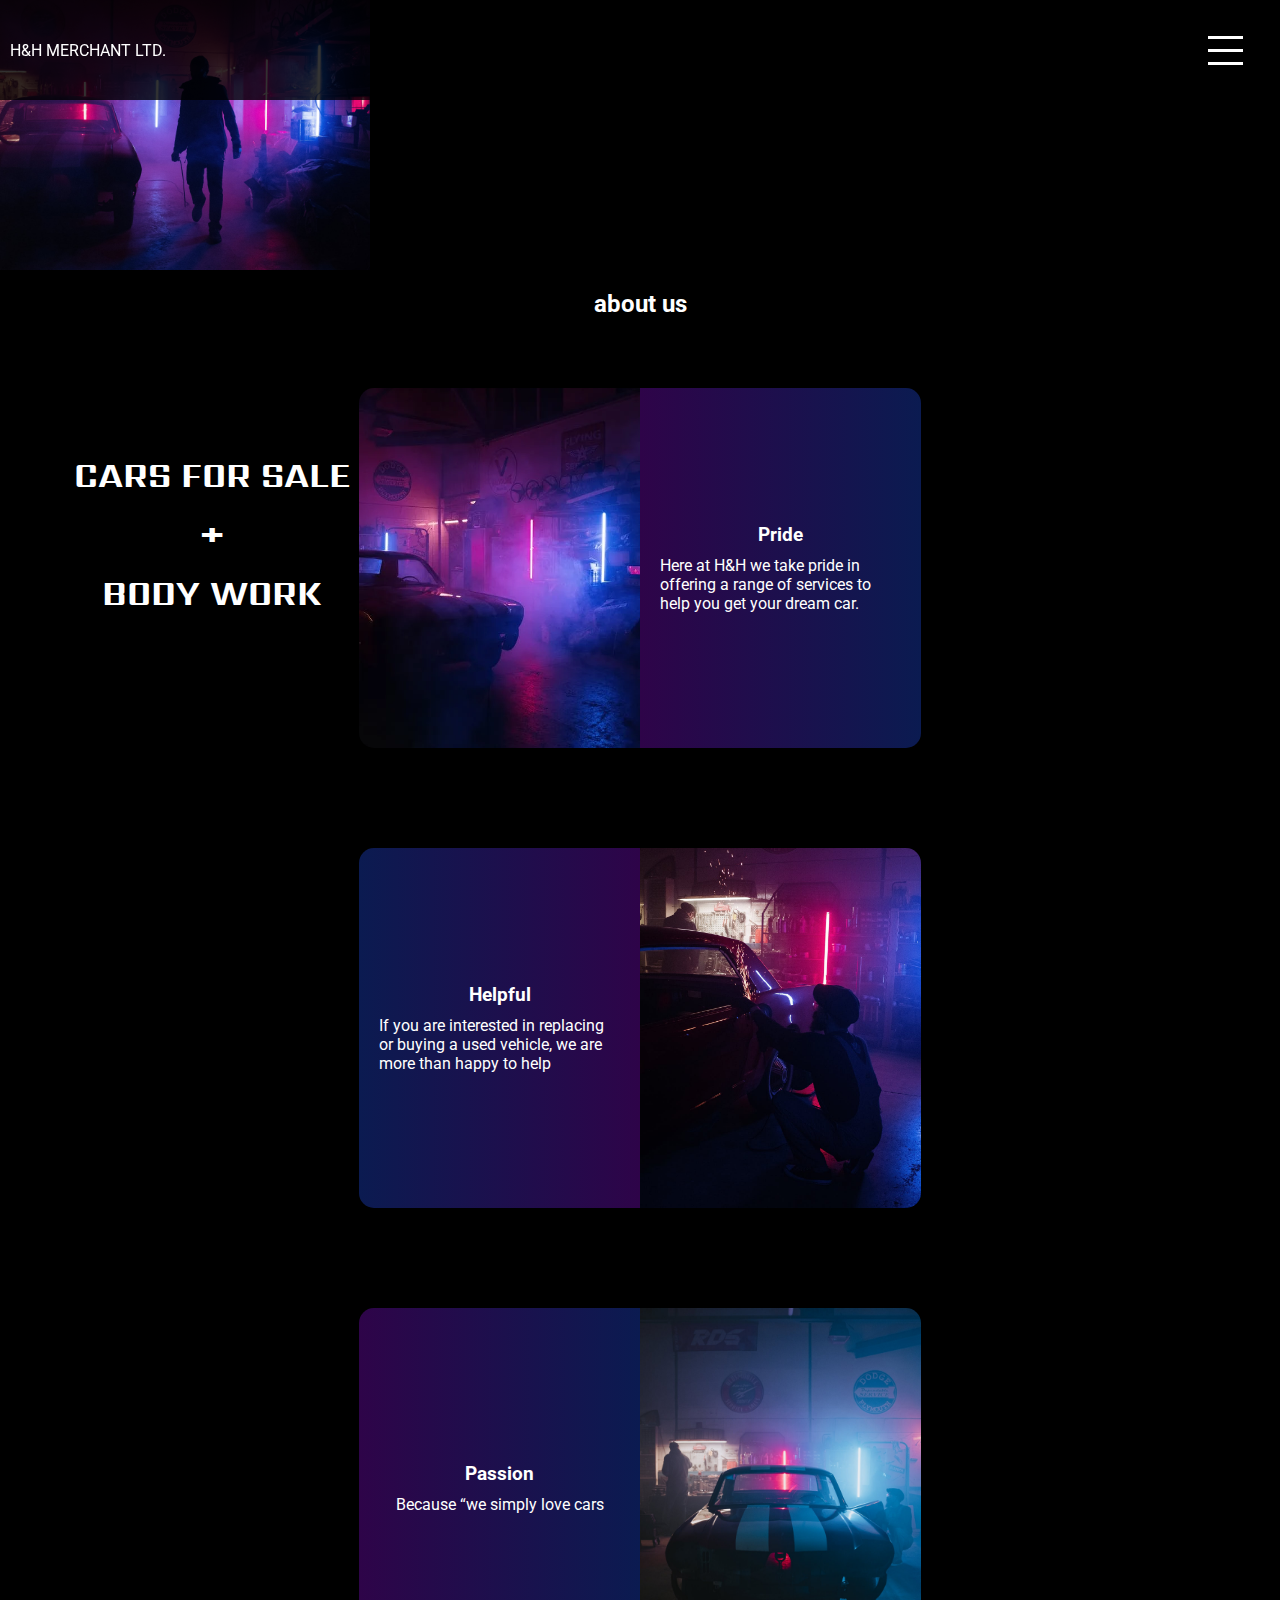
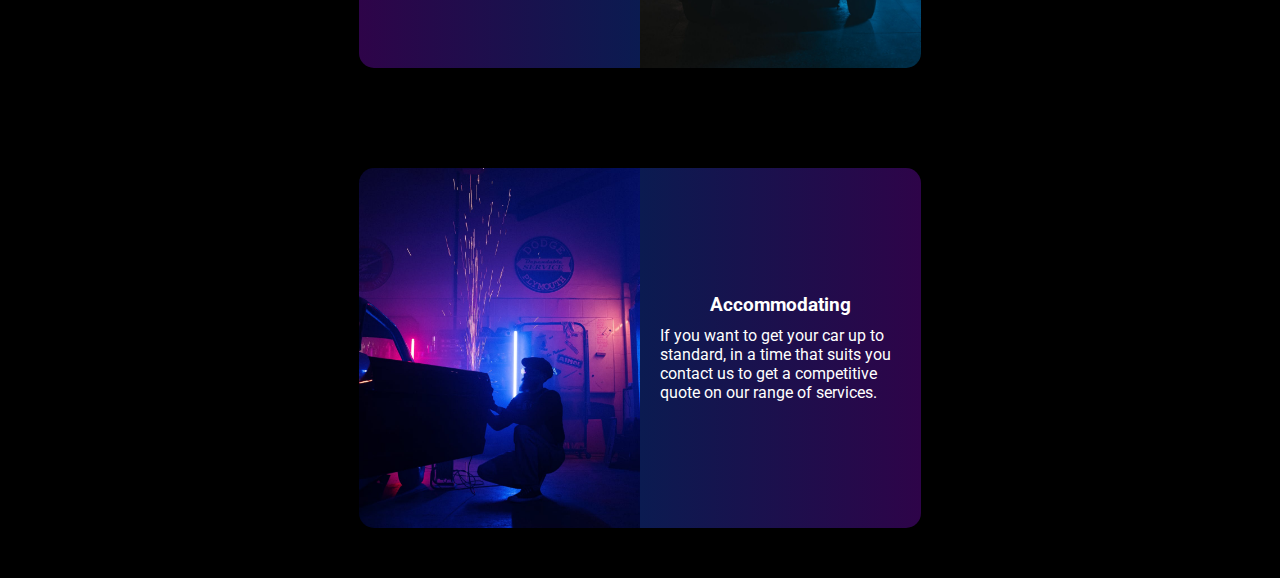
<file: index.html>
<!DOCTYPE html>
<html lang="en">

<head>
    <meta charset="UTF-8">
    <meta name="viewport" content="width=device-width, initial-scale=1.0">
    <title>Home-Page</title>
    <link rel="stylesheet" href="/style/master-style.css">
</head>

<body>

    <header>
        <div class="logo">H&H MERCHANT LTD.</div>
        <input type="checkbox" class="checkbox" id="checkbox">
        <label for="checkbox" class="burger-icon-container">
            <span class="burger-line"></span>
            <span class="burger-line"></span>
            <span class="burger-line"></span>
        </label>

        <nav class="nav-link-container">
            <a href="#">Home</a>
            <a href="#">Car Sale</a>
            <a href="#">Accident-Repairs</a>
            <a href="#">Portfolio</a>
            <button class="contact-btn"><a href="#">CONTACT US</a></button>
        </nav>

    </header>

    <section class="hero-card">
        <img class="hero-img-mobile" src="./assets/images/mobile-background.png" alt="ford mustang with neon lights">
        <img class="hero-img" src="./assets/images/home.jpeg" alt="">

        <h1 class="hero-links-container">
            <a class="hero-links" href="#">CARS FOR SALE</a>
            <p class="hero-links">+</p>
            <a class="hero-links" href="#">BODY WORK</a>
        </h1>

    </section>

    <main>

        <h2>about us</h2>

        <div class="about-cards">

            <div class="about-card">
                <img class="card-img" src="./assets/images/about-us/pride-img.webp" alt="">
                <div class="card-info">
                    <h3>Pride</h3>
                    <p>Here at H&H we take pride
                        in offering a range of services
                        to help you get your dream car.</p>
                </div>
            </div>

            <div class="about-card">
                <img class="card-img" src="./assets/images/about-us/helpful.jpeg" alt="">
                <div class="card-info reverse">
                    <h3>Helpful</h3>
                    <p>If you are interested in
                        replacing or buying a used
                        vehicle, we are more than happy
                        to help</p>
                </div>


            </div>

            <div class="about-card">
                <img class="card-img" src="./assets/images/about-us/passion.jpeg" alt="">
                <div class="card-info">
                    <h3>Passion</h3>
                    <p>
                        Because “we simply love cars</p>
                </div>


            </div>

            <div class="about-card">

                <img class="card-img" src="./assets/images/about-us/accountable.jpeg" alt="">
                <div class="card-info reverse">
                    <h3>Accommodating</h3>
                    <p> If you want to get
                        your car up to standard,
                        in a time that suits you
                        contact us to get a competitive
                        quote on our range of services.</p>
                </div>
            </div>
        </div>
    </main>
</body>

</html>
</file>
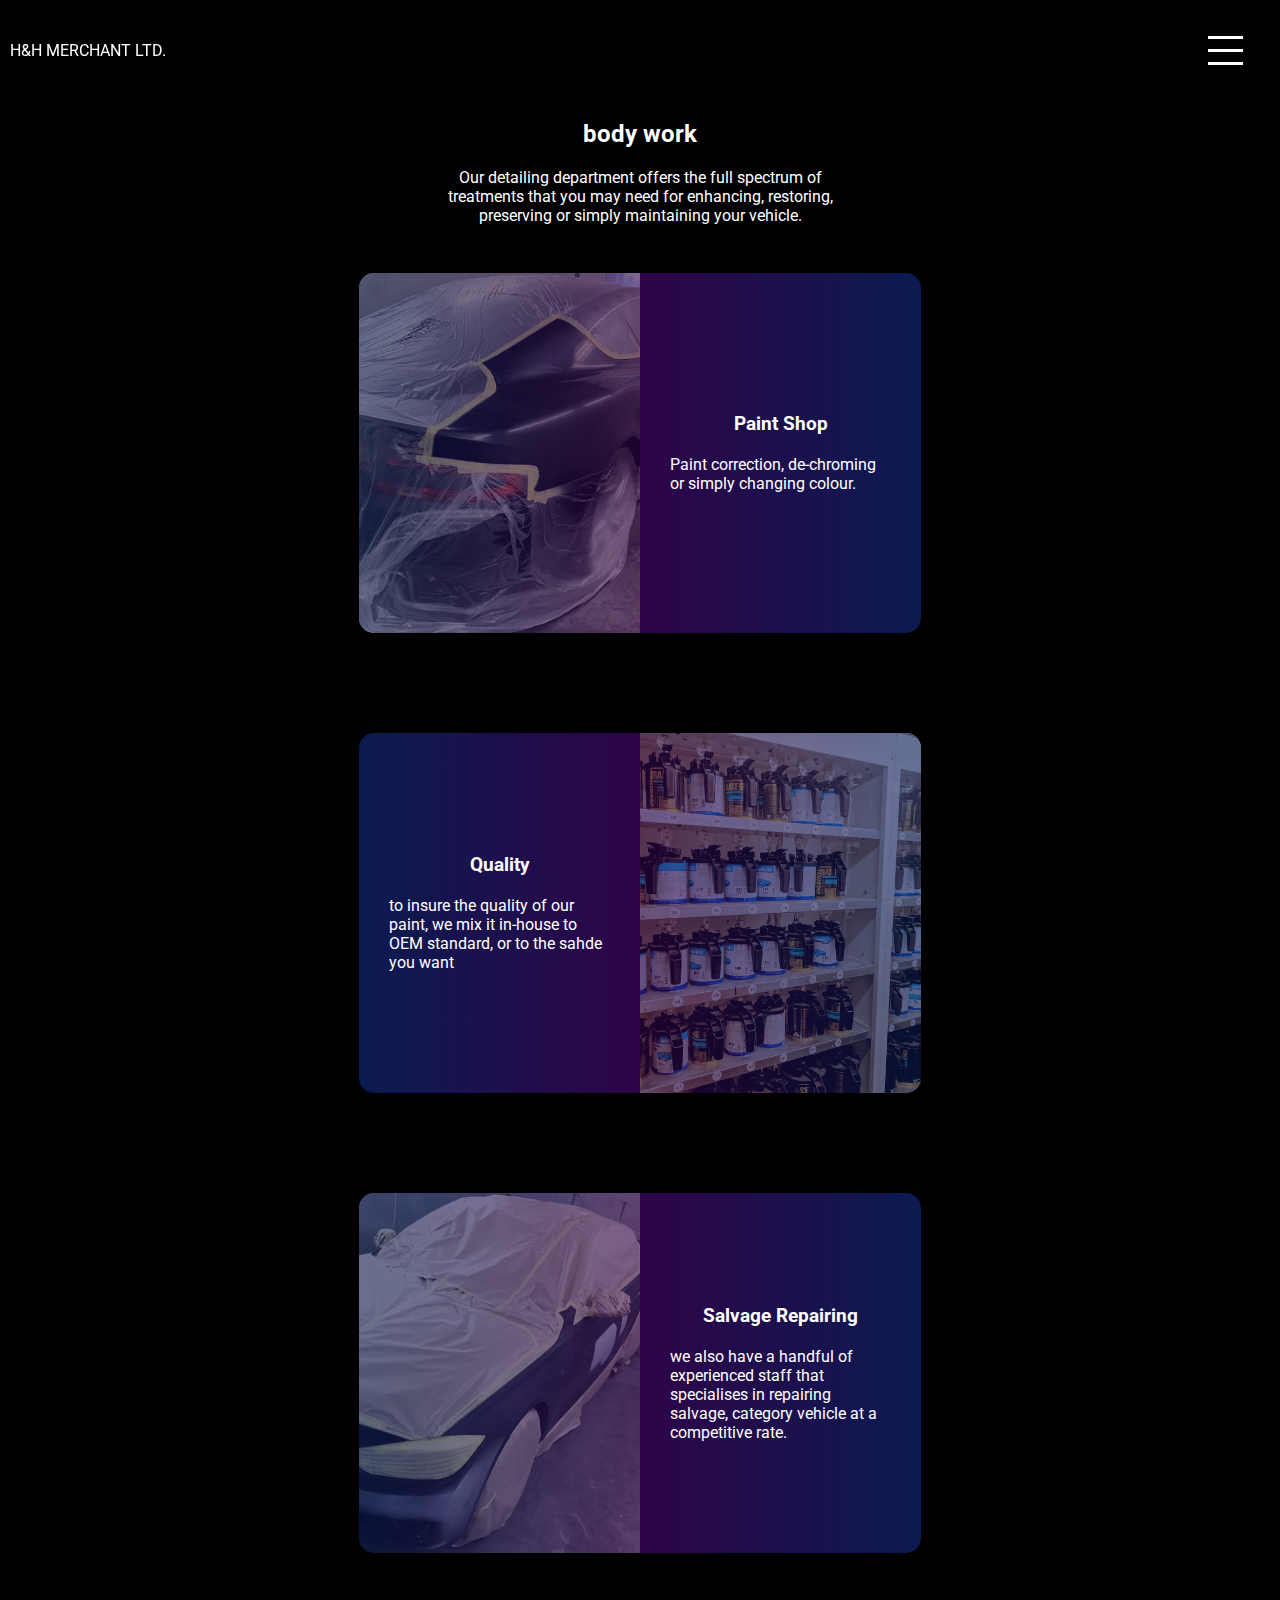
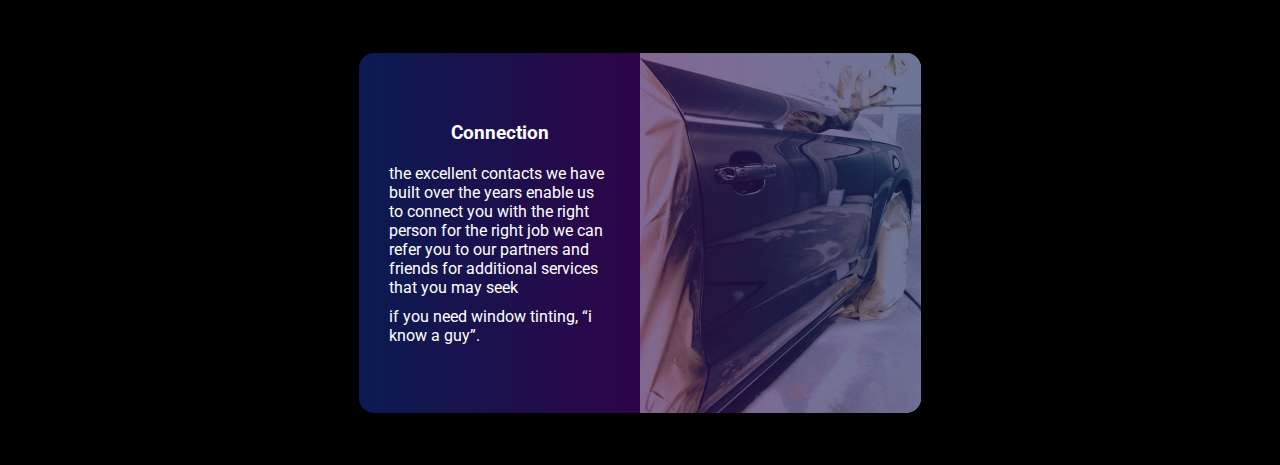
<file: pages/accident-repair.html>
<!DOCTYPE html>
<html lang="en">

<head>
    <meta charset="UTF-8">
    <meta http-equiv="X-UA-Compatible" content="IE=edge">
    <meta name="viewport" content="width=device-width, initial-scale=1.0">
    <link rel="stylesheet" href="../style/master-style.css">
    <title>Accident-Repairs</title>
</head>

<body>

    <header>
        <div class="logo">H&H MERCHANT LTD.</div>
        <input type="checkbox" class="checkbox" id="checkbox">
        <label for="checkbox" class="burger-icon-container">
            <span class="burger-line"></span>
            <span class="burger-line"></span>
            <span class="burger-line"></span>
        </label>

        <nav class="nav-link-container">
            <a href="#">Home</a>
            <a href="#">Car Sale</a>
            <a href="#">Accident-Repairs</a>
            <a href="#">Portfolio</a>
            <button class="contact-btn"><a href="#">CONTACT US</a></button>
        </nav>

    </header>

    <main>
        <div class="repairs-hero">

            <h2>body work</h2>
            <p>Our detailing department
                offers the full spectrum of
                treatments that you may need
                for enhancing, restoring, preserving
                or simply maintaining your vehicle. </p>
        </div>

        <div class="repairs-cards">

            <div class="repairs-card">
                <div class="img-container">
                    <img class="repairs-card-img" src="../assets/images/Accident-Repairs/astin-paint.jpg" alt="">
                </div>

                <div class="repairs-card-info">
                    <h3>Paint Shop</h3>
                    <p>Paint correction, de-chroming or simply changing colour.</p>
                </div>
            </div>

            <div class="repairs-card">
                <div class="img-container img-reverse">
                    <img class="repairs-card-img" src="../assets/images/Accident-Repairs/paint-mix.jpg" alt="">
                </div>
                <div class="repairs-card-info repairs-card-revers">
                    <h3>Quality</h3>
                    <p> to insure the quality of our paint,
                        we mix it in-house to OEM standard,
                        or to the sahde you want </p>
                </div>


            </div>

            <div class="repairs-card">
                <div class="img-container">
                    <img class="repairs-card-img" src="../assets/images/Accident-Repairs/boy-work .jpg" alt="">
                </div>
                <div class="repairs-card-info">
                    <h3>Salvage Repairing</h3>
                    <p>
                        we also have a handful of experienced staff that specialises
                        in repairing salvage, category vehicle at a competitive rate. </p>
                </div>


            </div>

            <div class="repairs-card">
                <div class="img-container img-reverse">
                    <img class="repairs-card-img" src="../assets/images/Accident-Repairs/ bodywork-a1:2.jpg" alt="">
                </div>
                <div class="repairs-card-info repairs-card-revers">
                    <h3>Connection</h3>
                    <p> the excellent contacts we have built over
                        the years enable us to connect you with the right person
                        for the right job we can refer you to
                        our partners and friends for additional services that you may seek </p>
                    <p>if you need window tinting, “i know a guy”.</p>
                </div>
            </div>
        </div>
    </main>




</body>

</html>
</file>
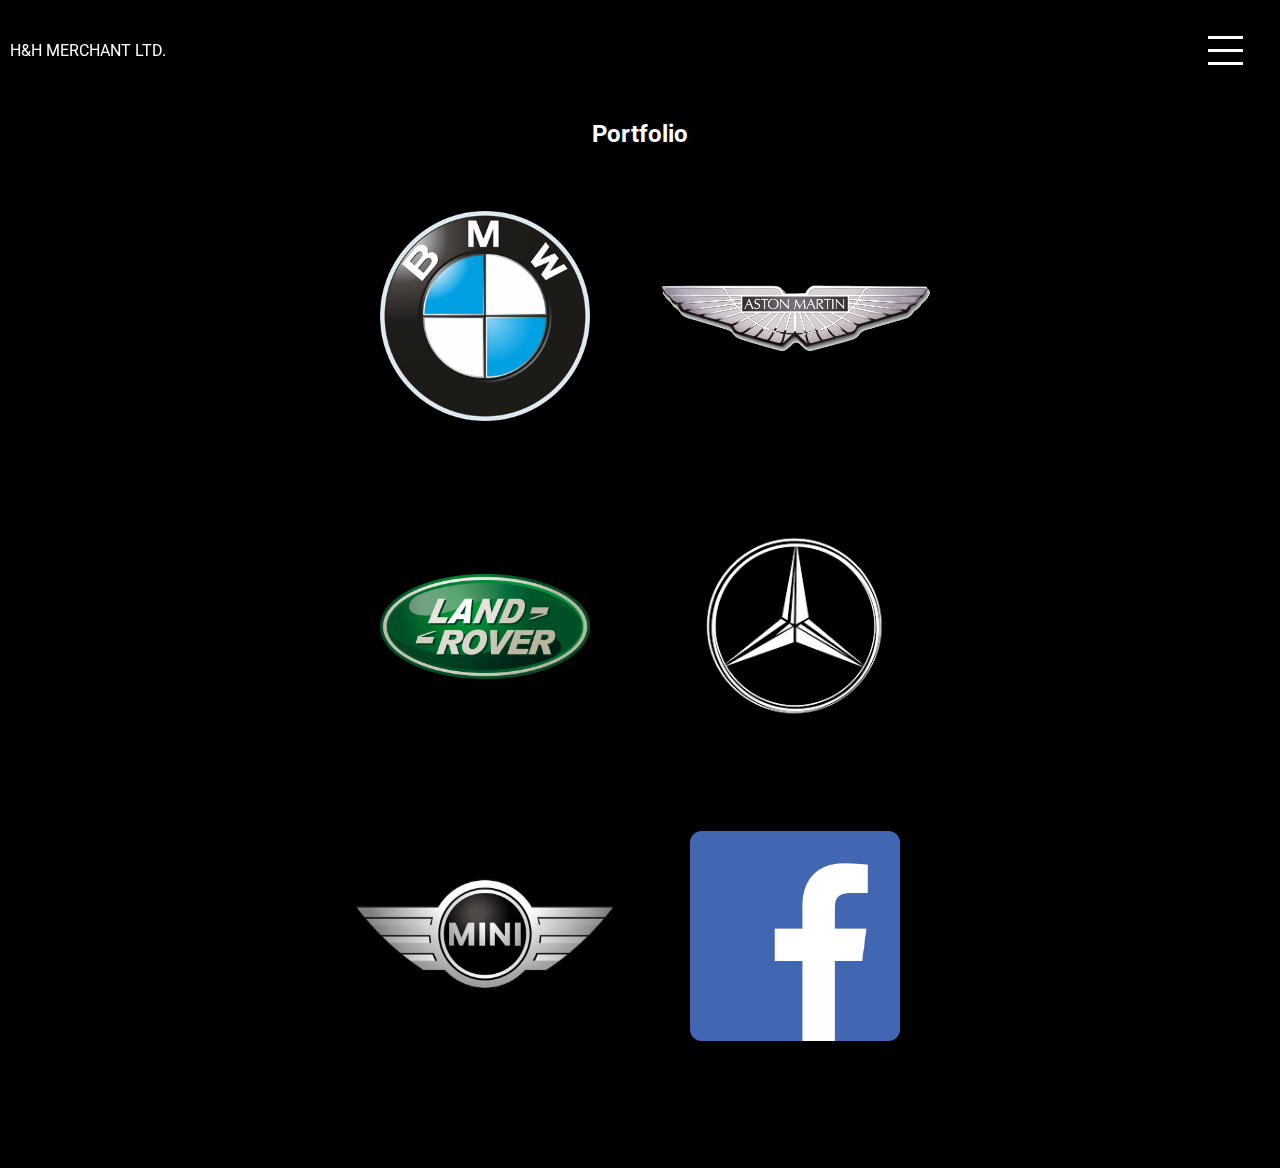
<file: pages/portfolio.html>
<!DOCTYPE html>
<html lang="en">

<head>
    <meta charset="UTF-8">
    <meta http-equiv="X-UA-Compatible" content="IE=edge">
    <meta name="viewport" content="width=device-width, initial-scale=1.0">
    <link rel="stylesheet" href="../style/master-style.css">
    <title>Portfolio</title>
</head>

<body>
    <header>
        <div class="logo">H&H MERCHANT LTD.</div>
        <input type="checkbox" class="checkbox" id="checkbox">
        <label for="checkbox" class="burger-icon-container">
            <span class="burger-line"></span>
            <span class="burger-line"></span>
            <span class="burger-line"></span>
        </label>

        <nav class="nav-link-container">
            <a href="#">Home</a>
            <a href="#">Car Sale</a>
            <a href="#">Accident-Repairs</a>
            <a href="#">Portfolio</a>
            <button class="contact-btn"><a href="#">CONTACT US</a></button>
        </nav>

    </header>
    <main>
        <div class="portfolio-hero">

            <h2>Portfolio</h2>
            <p></p>
        </div>

        <div class="logos-container">
            <div class="logo-container"><a href="./portfolios/bmw-portfolio.html">
                    <img class="company-logo" src="../assets/images/portfolio/bmw/bmw-logo.png" alt=" bmw logo png ">
                </a></div>

            <div class="logo-container"><a href="./portfolios/AS-portfolio.html">
                    <img loading="lazy" class="company-logo" src="../assets/images/portfolio/aston martin/AM-logo.png"
                        alt="aston martin logo png seethrough background">
                </a></div>

            <div class="logo-container"><a href="./portfolios/land-rover-portfolio.html">
                    <img class="company-logo" src="../assets/images/portfolio/land-rover/land-rover-logo.png"
                        alt="land rover logo png">
                </a></div>

            <div class="logo-container"><a href="./portfolios/mercedes-portfolio.html">
                    <img class="company-logo"
                        src="../assets/images/portfolio/mercedes/Mercedes-Benz_logo_transparent.png" alt="">
                </a></div>

            <div class="logo-container"><a href="./portfolios/mini-portfolio.html">
                    <img class="company-logo" src="../assets/images/portfolio/mini/mini-logo.png" alt="mini logo png">
                </a></div>

            <div class="logo-container"><a target="_blank" href="https://www.facebook.com/HandHLtd/">
                    <img class="company-logo" src="../assets/images/portfolio/fb_icon_325x325.png" alt="fb png">
                </a></div>
        </div>
    </main>

</body>

</html>
</file>
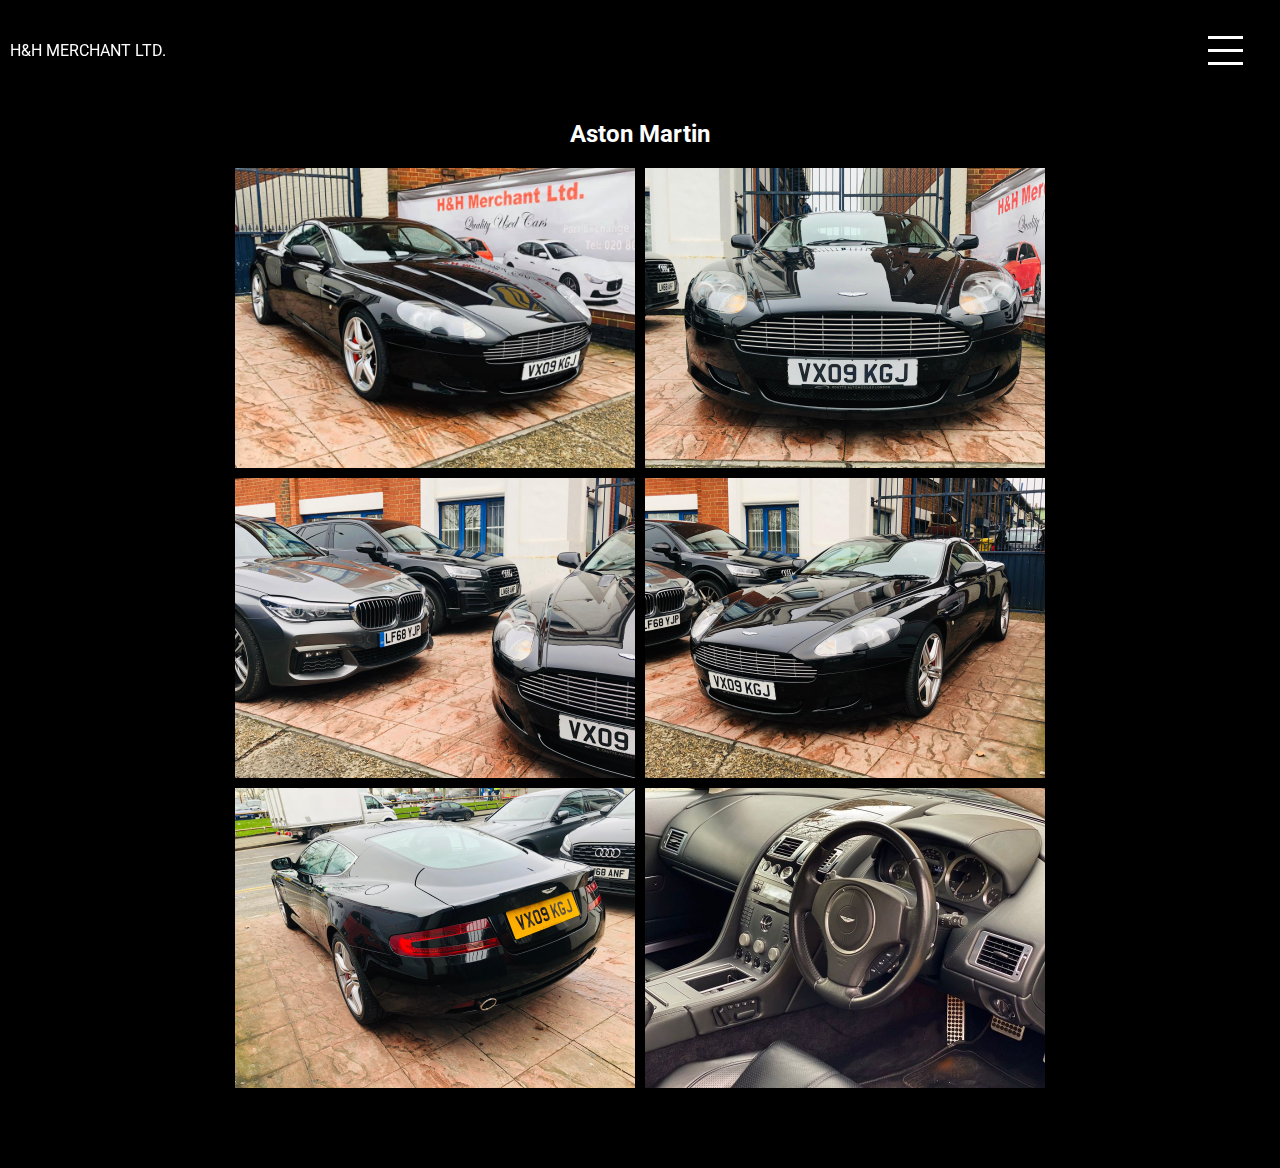
<file: pages/portfolios/AS-portfolio.html>
<!DOCTYPE html>
<html lang="en">

<head>
    <meta charset="UTF-8">
    <meta http-equiv="X-UA-Compatible" content="IE=edge">
    <meta name="viewport" content="width=device-width, initial-scale=1.0">
    <link rel="stylesheet" href="/style/master-style.css">
    <title>AS-portfolio</title>
</head>

<body>
    <header>
        <div class="logo">H&H MERCHANT LTD.</div>
        <input type="checkbox" class="checkbox" id="checkbox">
        <label for="checkbox" class="burger-icon-container">
            <span class="burger-line"></span>
            <span class="burger-line"></span>
            <span class="burger-line"></span>
        </label>

        <nav class="nav-link-container">
            <a href="#">Home</a>
            <a href="#">Car Sale</a>
            <a href="#">Accident-Repairs</a>
            <a href="#">Portfolio</a>
            <button class="contact-btn"><a href="#">CONTACT US</a></button>
        </nav>

    </header>
    <main>
        <div class="portfolio-hero">
            <h2>Aston Martin</h2>
            <p></p>
        </div>

        <div class="port-images-container">
            <div class="port-img-container"><img class="port-img" src="/assets/images/portfolio/aston martin/db9-1.jpg"
                    alt="">
            </div>
            <div class="port-img"><img class="port-img" src="/assets/images/portfolio/aston martin/db9-2.jpg"
                    alt="aston martin db9 black amazing">
            </div>
            <div class="port-img"><img class="port-img" src="/assets/images/portfolio/aston martin/db9-3.jpg"
                    alt="aston martin db9 black amazing">
            </div>
            <div class="port-img"><img class="port-img" src="/assets/images/portfolio/aston martin/db9-4.jpg"
                    alt="aston martin db9 black amazing">
            </div>
            <div class="port-img"><img class="port-img" src="/assets/images/portfolio/aston martin/db9-5.jpg"
                    alt="aston martin db9 black amazing">
            </div>
            <div class="port-img"><img class="port-img" src="/assets/images/portfolio/aston martin/db9-6.jpg"
                    alt="aston martin db9 black amazing">
            </div>
        </div>






    </main>
</body>

</html>
</file>
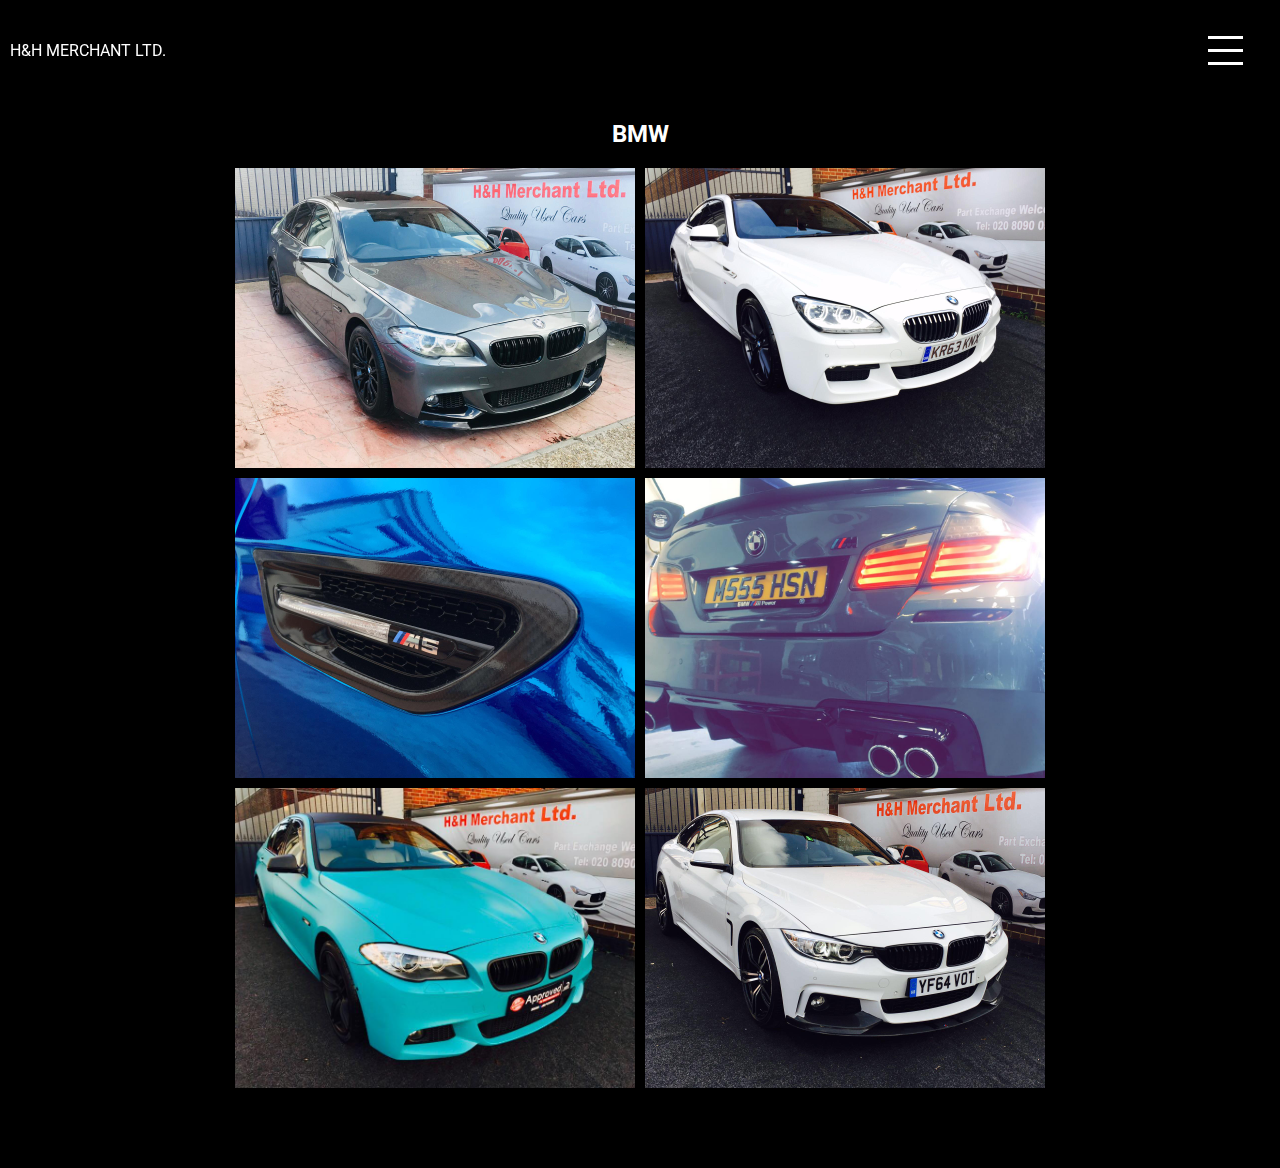
<file: pages/portfolios/bmw-portfolio.html>
<!DOCTYPE html>
<html lang="en">

<head>
    <meta charset="UTF-8">
    <meta http-equiv="X-UA-Compatible" content="IE=edge">
    <meta name="viewport" content="width=device-width, initial-scale=1.0">
    <link rel="stylesheet" href="/style/master-style.css">
    <title>BMW-portfolio</title>
</head>

<body>
    <header>
        <div class="logo">H&H MERCHANT LTD.</div>
        <input type="checkbox" class="checkbox" id="checkbox">
        <label for="checkbox" class="burger-icon-container">
            <span class="burger-line"></span>
            <span class="burger-line"></span>
            <span class="burger-line"></span>
        </label>

        <nav class="nav-link-container">
            <a href="#">Home</a>
            <a href="#">Car Sale</a>
            <a href="#">Accident-Repairs</a>
            <a href="#">Portfolio</a>
            <button class="contact-btn"><a href="#">CONTACT US</a></button>
        </nav>

    </header>
    <main>
        <div class="portfolio-hero">
            <h2>BMW</h2>
            <p></p>
        </div>

        <div class="port-images-container">
            <div class="port-img-container"><img class="port-img" src="/assets/images/portfolio/bmw/1.jpeg"
                    alt="sexy bmw">
            </div>
            <div class="port-img"><img class="port-img" src="/assets/images/portfolio/bmw/2.jpeg"
                    alt="bmw h and h marchent  black amazing">
            </div>
            <div class="port-img"><img class="port-img" src="/assets/images/portfolio/bmw/3.jpeg"
                    alt="bmw h and h marchent  black amazing">
            </div>
            <div class="port-img"><img class="port-img" src="/assets/images/portfolio/bmw/4.jpeg"
                    alt="bmw h and h marchent  black amazing">
            </div>
            <div class="port-img"><img class="port-img" src="/assets/images/portfolio/bmw/5.jpeg"
                    alt="bmw h and h marchent  black amazing">
            </div>
            <div class="port-img"><img class="port-img" src="/assets/images/portfolio/bmw/6.jpeg"
                    alt="bmw h and h marchent  black amazing">
            </div>
        </div>






    </main>
</body>

</html>
</file>
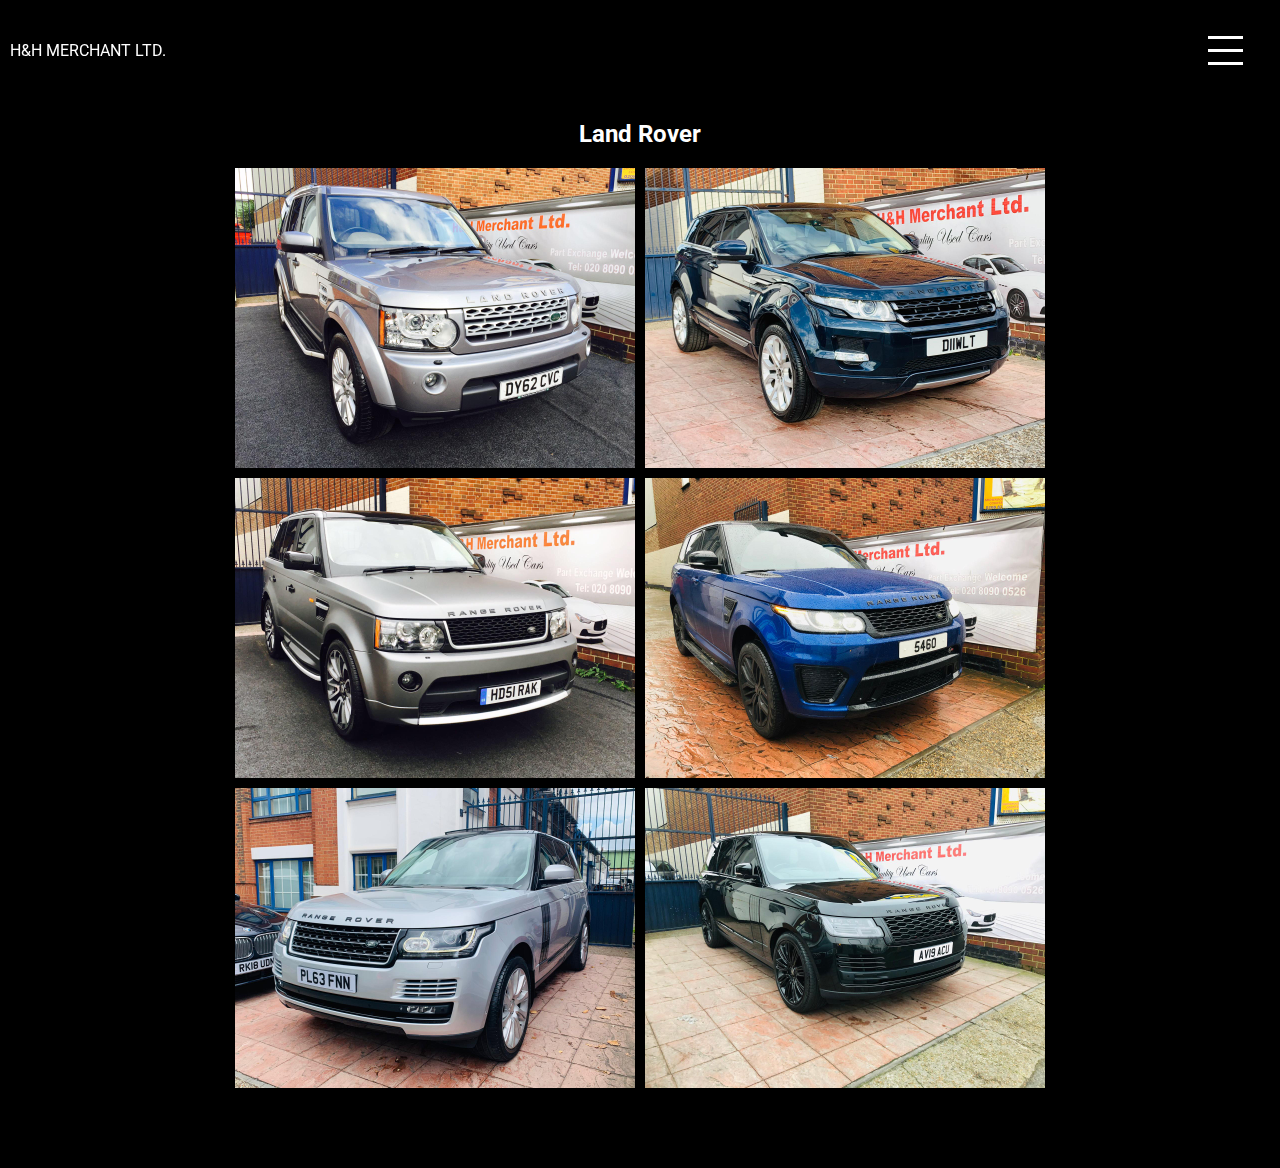
<file: pages/portfolios/land-rover-portfolio.html>
<!DOCTYPE html>
<html lang="en">

<head>
    <meta charset="UTF-8">
    <meta http-equiv="X-UA-Compatible" content="IE=edge">
    <meta name="viewport" content="width=device-width, initial-scale=1.0">
    <link rel="stylesheet" href="/style/master-style.css">
    <title>Land-Rover-portfolio</title>
</head>

<body>
    <header>
        <div class="logo">H&H MERCHANT LTD.</div>
        <input type="checkbox" class="checkbox" id="checkbox">
        <label for="checkbox" class="burger-icon-container">
            <span class="burger-line"></span>
            <span class="burger-line"></span>
            <span class="burger-line"></span>
        </label>

        <nav class="nav-link-container">
            <a href="#">Home</a>
            <a href="#">Car Sale</a>
            <a href="#">Accident-Repairs</a>
            <a href="#">Portfolio</a>
            <button class="contact-btn"><a href="#">CONTACT US</a></button>
        </nav>

    </header>
    <main>
        <div class="portfolio-hero">
            <h2>Land Rover</h2>
            <p></p>
        </div>

        <div class="port-images-container">
            <div class="port-img-container"><img class="port-img" src="/assets/images/portfolio/land-rover/1.jpeg"
                    alt="sexy land rover car">
            </div>
            <div class="port-img"><img class="port-img" src="/assets/images/portfolio/land-rover/2.jpeg"
                    alt="land rover car h and h marchent  black amazing">
            </div>
            <div class="port-img"><img class="port-img" src="/assets/images/portfolio/land-rover/3.jpeg"
                    alt="land rover car h and h marchent  black amazing">
            </div>
            <div class="port-img"><img class="port-img" src="/assets/images/portfolio/land-rover/4.jpeg"
                    alt="land rover car h and h marchent  black amazing">
            </div>
            <div class="port-img"><img class="port-img" src="/assets/images/portfolio/land-rover/5.jpeg" alt=land rover
                    h and h marchent black amazing">
            </div>
            <div class="port-img"><img class="port-img" src="/assets/images/portfolio/land-rover/6.jpeg"
                    alt="land rover car h and h marchent  black amazing">
            </div>
        </div>






    </main>
</body>

</html>
</file>
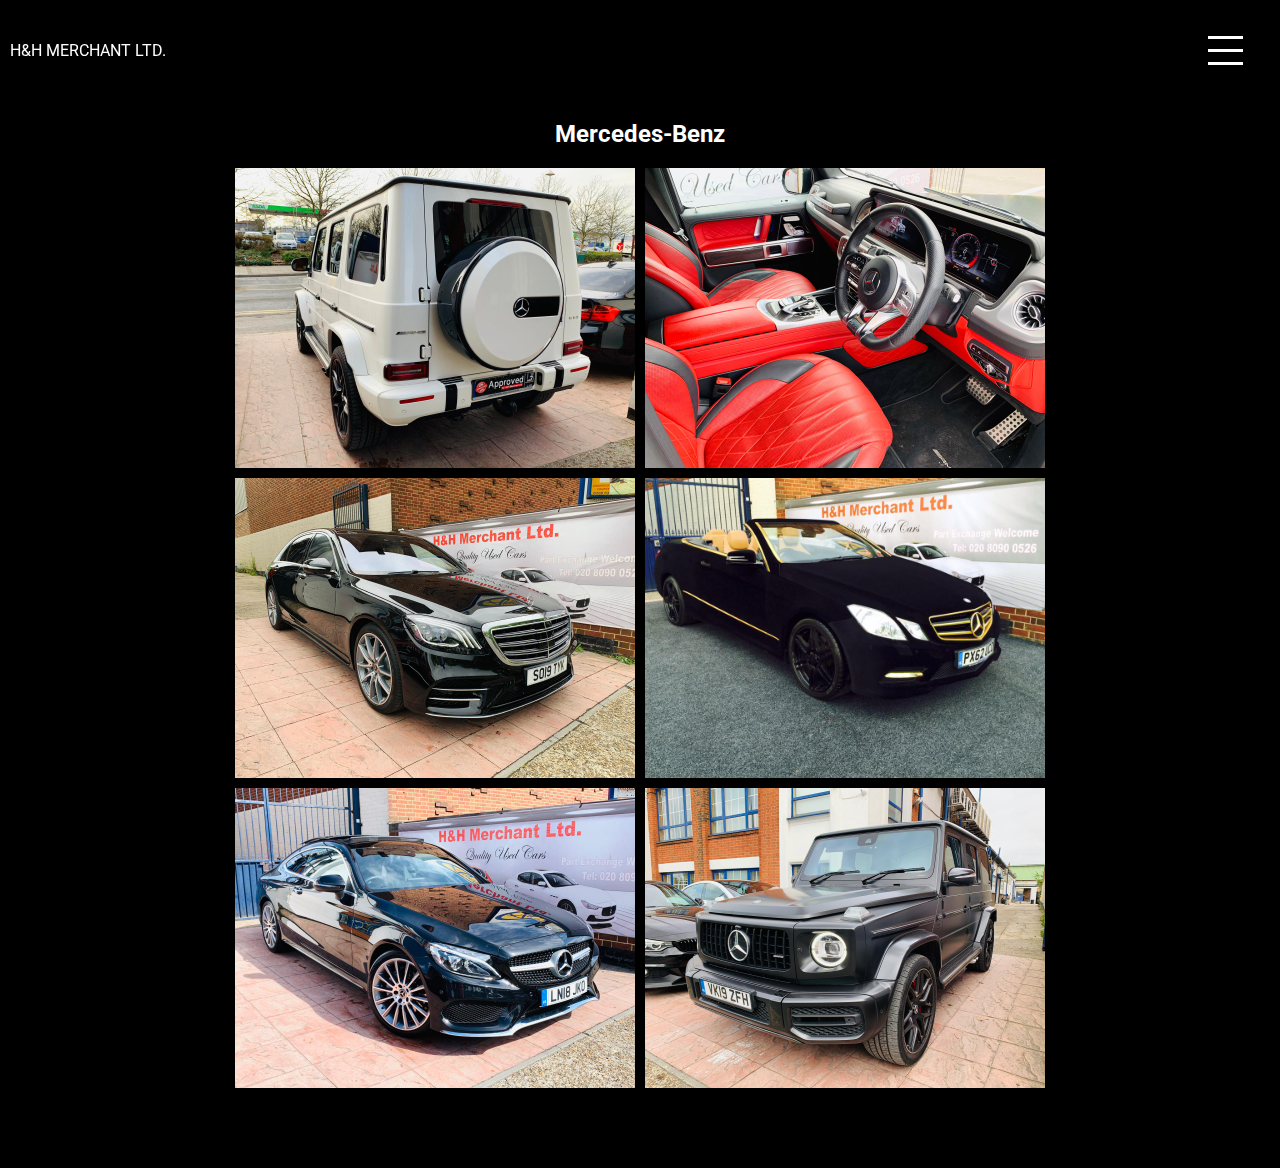
<file: pages/portfolios/mercedes-portfolio.html>
<!DOCTYPE html>
<html lang="en">

<head>
    <meta charset="UTF-8">
    <meta http-equiv="X-UA-Compatible" content="IE=edge">
    <meta name="viewport" content="width=device-width, initial-scale=1.0">
    <link rel="stylesheet" href="/style/master-style.css">
    <title>Mercedes-Benz-portfolio</title>
</head>

<body>
    <header>
        <div class="logo">H&H MERCHANT LTD.</div>
        <input type="checkbox" class="checkbox" id="checkbox">
        <label for="checkbox" class="burger-icon-container">
            <span class="burger-line"></span>
            <span class="burger-line"></span>
            <span class="burger-line"></span>
        </label>

        <nav class="nav-link-container">
            <a href="#">Home</a>
            <a href="#">Car Sale</a>
            <a href="#">Accident-Repairs</a>
            <a href="#">Portfolio</a>
            <button class="contact-btn"><a href="#">CONTACT US</a></button>
        </nav>

    </header>
    <main>
        <div class="portfolio-hero">
            <h2>Mercedes-Benz</h2>
            <p></p>
        </div>

        <div class="port-images-container">
            <div class="port-img-container"><img class="port-img" src="/assets/images/portfolio/mercedes/1.jpeg"
                    alt="sexy mercedes benz">
            </div>

            <div class="port-img"><img class="port-img" src="/assets/images/portfolio/mercedes/2.jpeg"
                    alt="mercedes benz h and h marchent  black amazing"></div>

            <div class="port-img"><img class="port-img" src="/assets/images/portfolio/mercedes/3.jpeg"
                    alt="mercedes benz h and h marchent  black amazing">
            </div>

            <div class="port-img"> <img class="port-img" src="/assets/images/portfolio/mercedes/4.jpg"
                    alt="mercedes benz h and h marchent  black amazing">
            </div>

            <div class="port-img"><img class="port-img" src="/assets/images/portfolio/mercedes/5.jpeg"
                    alt="mercedes benz h and h marchent  black amazing">
            </div>

            <div class="port-img"><img class="port-img" src="/assets/images/portfolio/mercedes/6.jpeg"
                    alt="mercedes benz h and h marchent  black amazing">
            </div>
        </div>






    </main>
</body>

</html>
</file>
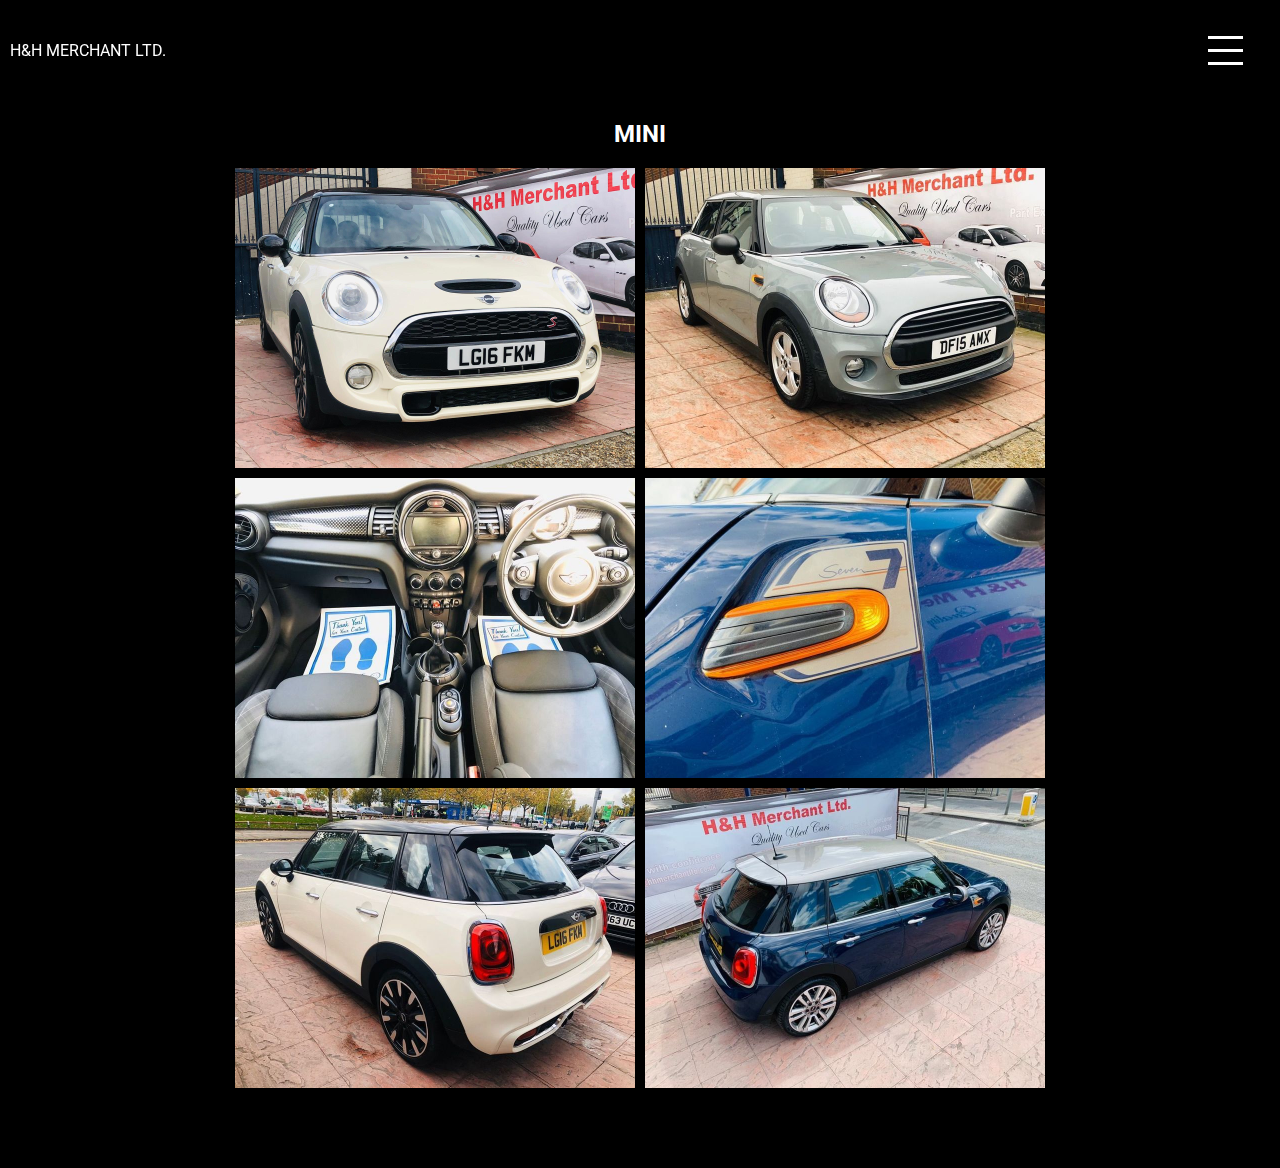
<file: pages/portfolios/mini-portfolio.html>
<!DOCTYPE html>
<html lang="en">

<head>
    <meta charset="UTF-8">
    <meta http-equiv="X-UA-Compatible" content="IE=edge">
    <meta name="viewport" content="width=device-width, initial-scale=1.0">
    <link rel="stylesheet" href="/style/master-style.css">
    <title>MINI-portfolio</title>
</head>

<body>
    <header>
        <div class="logo">H&H MERCHANT LTD.</div>
        <input type="checkbox" class="checkbox" id="checkbox">
        <label for="checkbox" class="burger-icon-container">
            <span class="burger-line"></span>
            <span class="burger-line"></span>
            <span class="burger-line"></span>
        </label>

        <nav class="nav-link-container">
            <a href="#">Home</a>
            <a href="#">Car Sale</a>
            <a href="#">Accident-Repairs</a>
            <a href="#">Portfolio</a>
            <button class="contact-btn"><a href="#">CONTACT US</a></button>
        </nav>

    </header>
    <main>
        <div class="portfolio-hero">
            <h2>MINI</h2>
            <p></p>
        </div>

        <div class="port-images-container">
            <div class="port-img-container"><img class="port-img" src="/assets/images/portfolio/mini/mini-1.jpg"
                    alt="sexy mini car">
            </div>
            <div class="port-img"><img class="port-img" src="/assets/images/portfolio/mini/mini-2.jpg"
                    alt="mini car h and h marchent  black amazing">
            </div>
            <div class="port-img"><img class="port-img" src="/assets/images/portfolio/mini/mini-3.jpg"
                    alt="mini car h and h marchent  black amazing">
            </div>
            <div class="port-img"><img class="port-img" src="/assets/images/portfolio/mini/mini-4.jpg"
                    alt="mini car h and h marchent  black amazing">
            </div>
            <div class="port-img"><img class="port-img" src="/assets/images/portfolio/mini/mini-5.jpg"
                    alt="bmw h and h marchent  black amazing">
            </div>
            <div class="port-img"><img class="port-img" src="/assets/images/portfolio/mini/mini-6.jpg"
                    alt="mini car h and h marchent  black amazing">
            </div>
        </div>






    </main>
</body>

</html>
</file>
<file: style/master-style.css>
@import url("https://fonts.googleapis.com/css2?family=Sarpanch:wght@400;500;600;700;800;900&display=swap");
@import url("https://fonts.googleapis.com/css2?family=Roboto:ital,wght@0,300;0,400;0,500;1,300;1,500&family=Sarpanch:wght@600&display=swap");
html, *, body {
  margin: 0;
  padding: 0;
  box-sizing: border-box;
  background: var(--backgroundColor);
  font-family: 'Roboto', sans-serif;
}

header {
  position: fixed;
  background: rgba(0, 0, 0, 0.8);
  color: white;
  height: 100px;
  width: 100%;
  display: flex;
  align-items: center;
  padding: 10px;
  z-index: 100;
}

.checkbox {
  display: none;
}

.burger-icon-container {
  display: flex;
  flex-flow: column;
  justify-content: center;
  align-items: center;
  height: 100%;
  position: absolute;
  right: 32px;
}

.burger-line {
  width: 35px;
  height: 3px;
  background: white;
  margin: 5px;
}

.nav-link-container {
  position: absolute;
  top: 100%;
  width: 100%;
  left: 0;
  background: rgba(0, 0, 0, 0.8);
  display: flex;
  flex-flow: column;
  justify-content: center;
  align-items: center;
  padding: 10px;
  transform: scale(1, 0);
  transform-origin: top;
  transition: 250ms ease-in-out;
}

.nav-link-container a {
  padding: 10px;
  text-decoration: none;
  color: white;
}

.checkbox:checked ~ .nav-link-container {
  transform: scale(1, 1);
}

.contact-btn {
  padding: 10px;
  margin: 5px;
  border-radius: 5px;
  border: none;
  background: linear-gradient(to right, #2E0449, #0B1B51);
}

.checkbox:checked ~ .burger-icon-container span:nth-child(1) {
  transform: rotate(45deg) translate(9px, 8px);
}

.checkbox:checked ~ .burger-icon-container span:nth-child(2) {
  transform: rotate(0deg) scale(1, 1);
  opacity: 0;
}

.checkbox:checked ~ .burger-icon-container span:nth-child(3) {
  transform: rotate(-45deg) translate(10px, -10px);
}

body {
  background: black;
  color: white;
  font-family: 'Roboto', sans-serif;
  text-align: center;
}

.hero-img-mobile {
  width: 100%;
  height: 100vh;
  object-fit: cover;
  object-position: center;
}

@media screen and (min-width: 600px) {
  .hero-img-mobile {
    display: none;
  }
}

.hero-img {
  display: none;
  width: 100%;
  height: 100vh;
  object-fit: cover;
  object-position: center;
}

@media screen and (min-width: 600px) {
  .hero-img {
    display: block;
  }
}

.hero-links-container {
  position: absolute;
  top: 64%;
  left: 15%;
}

@media screen and (min-width: 600px) {
  .hero-links-container {
    top: 50%;
    left: 5%;
  }
}

.hero-links {
  text-decoration: none;
  color: white;
  font-family: 'Sarpanch', sans-serif;
  font-size: 35px;
  text-align: center;
  padding: 10px;
}

h2 {
  padding: 20px;
}

.about-cards {
  display: grid;
  grid-template-columns: 281px;
  grid-template-rows: repeat(4, 720px);
  gap: 100px;
  justify-content: center;
  align-items: center;
  padding: 50px;
}

@media screen and (min-width: 600px) {
  .about-cards {
    grid-template-columns: 562px;
    grid-template-rows: repeat(4, 360px);
  }
}

.about-card {
  display: flex;
  flex-wrap: wrap;
}

.card-img {
  height: 100%;
  width: 100%;
  object-fit: cover;
  object-position: center;
  border-radius: 15px 15px 0 0;
}

@media screen and (min-width: 600px) {
  .card-img {
    height: 360px;
    width: 281px;
    flex: 0 0 50%;
    border-radius: 15px 0 0 15px;
  }
}

.card-info {
  padding: 20px;
  display: flex;
  align-items: center;
  justify-content: center;
  flex-flow: column;
  background: linear-gradient(to right, #2E0449, #0B1B51);
  height: 360px;
  width: 281px;
  border-radius: 0 0 15px 15px;
}

.card-info h3 {
  margin-bottom: 10px;
  text-align: left;
}

.card-info p {
  text-align: left;
  margin: 0 auto;
}

@media screen and (min-width: 600px) {
  .card-info {
    flex: 0 0 50%;
    border-radius: 0 15px 15px 0;
  }
}

.reverse {
  background: linear-gradient(to left, #2E0449, #0B1B51);
}

@media screen and (min-width: 600px) {
  .about-card:nth-child(2), .about-card:nth-child(3) {
    flex-direction: row-reverse;
  }
  .about-card:nth-child(2) .card-img, .about-card:nth-child(3) .card-img {
    border-radius: 0 15px 15px 0;
  }
  .about-card:nth-child(2) .card-info, .about-card:nth-child(3) .card-info {
    border-radius: 15px 0 0 15px;
  }
}

.repairs-hero {
  display: block;
  width: 400px;
  padding-top: 100px;
  margin: 0 auto 0 auto;
}

.repairs-cards {
  display: grid;
  grid-template-columns: 281px;
  grid-template-rows: repeat(4, 720px);
  gap: 100px;
  justify-content: center;
  align-items: center;
  padding: 50px;
}

@media screen and (min-width: 600px) {
  .repairs-cards {
    grid-template-columns: 562px;
    grid-template-rows: repeat(4, 360px);
  }
}

.repairs-card {
  display: flex;
  flex-wrap: wrap;
  overflow: hidden;
}

.repairs-card-img {
  height: 360px;
  width: 281px;
  object-fit: cover;
  object-position: center;
  border-radius: 15px 15px 0 0;
}

@media screen and (min-width: 600px) {
  .repairs-card-img {
    height: 360px;
    width: 281px;
    flex: 0 0 50%;
    border-radius: 15px 0 0 15px;
  }
}

.img-container {
  position: relative;
}

.img-container::after {
  content: '';
  position: absolute;
  top: 0;
  right: 0;
  left: 0;
  bottom: 0;
  height: 360px;
  width: 281px;
  background: linear-gradient(to left, #2E0449, #0B1B51);
  opacity: 0.6;
  border-radius: 15px 15px 0 0;
}

@media screen and (min-width: 600px) {
  .img-container::after {
    height: 360px;
    width: 281px;
    flex: 0 0 50%;
    border-radius: 15px 0 0 15px;
  }
}

.img-reverse::after {
  background: linear-gradient(to right, #2E0449, #0B1B51);
}

@media screen and (min-width: 600px) {
  .img-reverse::after {
    height: 360px;
    width: 281px;
    border-radius: 0 15px 15px 0;
  }
}

.repairs-card-info {
  padding: 30px;
  display: flex;
  flex-direction: column;
  align-items: center;
  justify-content: center;
  background: linear-gradient(to right, #2E0449, #0B1B51);
  height: 360px;
  width: 281px;
  border-radius: 0 0 15px 15px;
}

.repairs-card-info h3 {
  margin-bottom: 10px;
  text-align: left;
}

.repairs-card-info p {
  text-align: left;
  margin: 0 auto;
  padding-top: 10px;
}

@media screen and (min-width: 600px) {
  .repairs-card-info {
    flex: 0 0 50%;
    border-radius: 0 15px 15px 0;
  }
}

.repairs-card-revers {
  background: linear-gradient(to left, #2E0449, #0B1B51);
}

@media screen and (min-width: 600px) {
  .repairs-card:nth-child(even) {
    flex-direction: row-reverse;
  }
  .repairs-card:nth-child(even) .repairs-card-img {
    border-radius: 0 15px 15px 0;
  }
  .repairs-card:nth-child(even) .repairs-card-info {
    border-radius: 15px 0 0 15px;
  }
}

.portfolio-hero {
  margin: auto;
  padding-top: 100px;
}

.logos-container {
  display: grid;
  grid-template-columns: repeat(1, 300px);
  grid-template-rows: repeat(6, 300px);
  justify-content: center;
  gap: 10px;
  padding-bottom: 5rem;
}

@media screen and (min-width: 600px) {
  .logos-container {
    grid-template-columns: repeat(2, 300px);
    grid-template-rows: repeat(3, 300px);
  }
}

.logo-container {
  height: 100%;
  width: 100%;
  display: flex;
  justify-content: center;
  align-items: center;
}

.logo-container:nth-child(1) img, .logo-container:nth-child(3) img, .logo-container:nth-child(6) img, .logo-container:nth-child(4) img {
  height: auto;
  width: 210px;
}

.company-logo {
  height: auto;
  width: 300px;
  object-fit: cover;
  object-position: center;
}

.port-images-container {
  display: grid;
  grid-template-columns: repeat(1, 400px);
  grid-template-rows: repeat(6, 300px);
  justify-content: center;
  gap: 10px;
  padding-bottom: 5rem;
}

@media screen and (min-width: 600px) {
  .port-images-container {
    grid-template-columns: repeat(2, 400px);
    grid-template-rows: repeat(3, 300px);
  }
}

.port-img-container {
  height: 100%;
  width: 100%;
  display: flex;
  justify-content: center;
  align-items: center;
}

.port-img {
  height: 100%;
  width: 100%;
  object-fit: cover;
  object-position: center;
}

.cars-sale-hero {
  margin: auto;
  padding-top: 100px;
}

.car-list-hero {
  display: grid;
  grid-template-columns: 400px;
  grid-template-rows: repeat(auto-fit, 1000px);
  justify-content: center;
  align-items: center;
  gap: 10px;
}

.car-hero-card {
  display: grid;
  grid-template-columns: 370px;
  grid-template-rows: 270px 65px 65px 200px;
  grid-template-areas: "hero-img" "price-tag" "car-name" "car-info";
}

@media screen and (min-width: 600px) {
  .car-hero-card {
    grid-template-columns: repeat(2, 300px);
    grid-template-rows: repeat(8, 50px);
    grid-template-areas: "hero-img price-tag" "hero-img car-name" "hero-img car-info" "hero-img car-info" "hero-img car-info" "hero-img car-info" "car-sub-img-container car-sub-img-container" "car-sub-img-container car-sub-img-container";
  }
}

.car-hero-card img {
  object-fit: cover;
  object-position: center;
}

.hero-img {
  grid-area: hero-img;
  height: 270px;
  width: 370px;
}

.hero-img img {
  height: 270px;
  width: 370px;
}

.price-tag {
  grid-area: price-tag;
}

.car-name {
  grid-area: car-name;
}

.car-info {
  grid-area: car-info;
}

.car-sub-img-container {
  grid-area: car-sub-img-container;
  display: none;
}
/*# sourceMappingURL=master-style.css.map */
</file>
